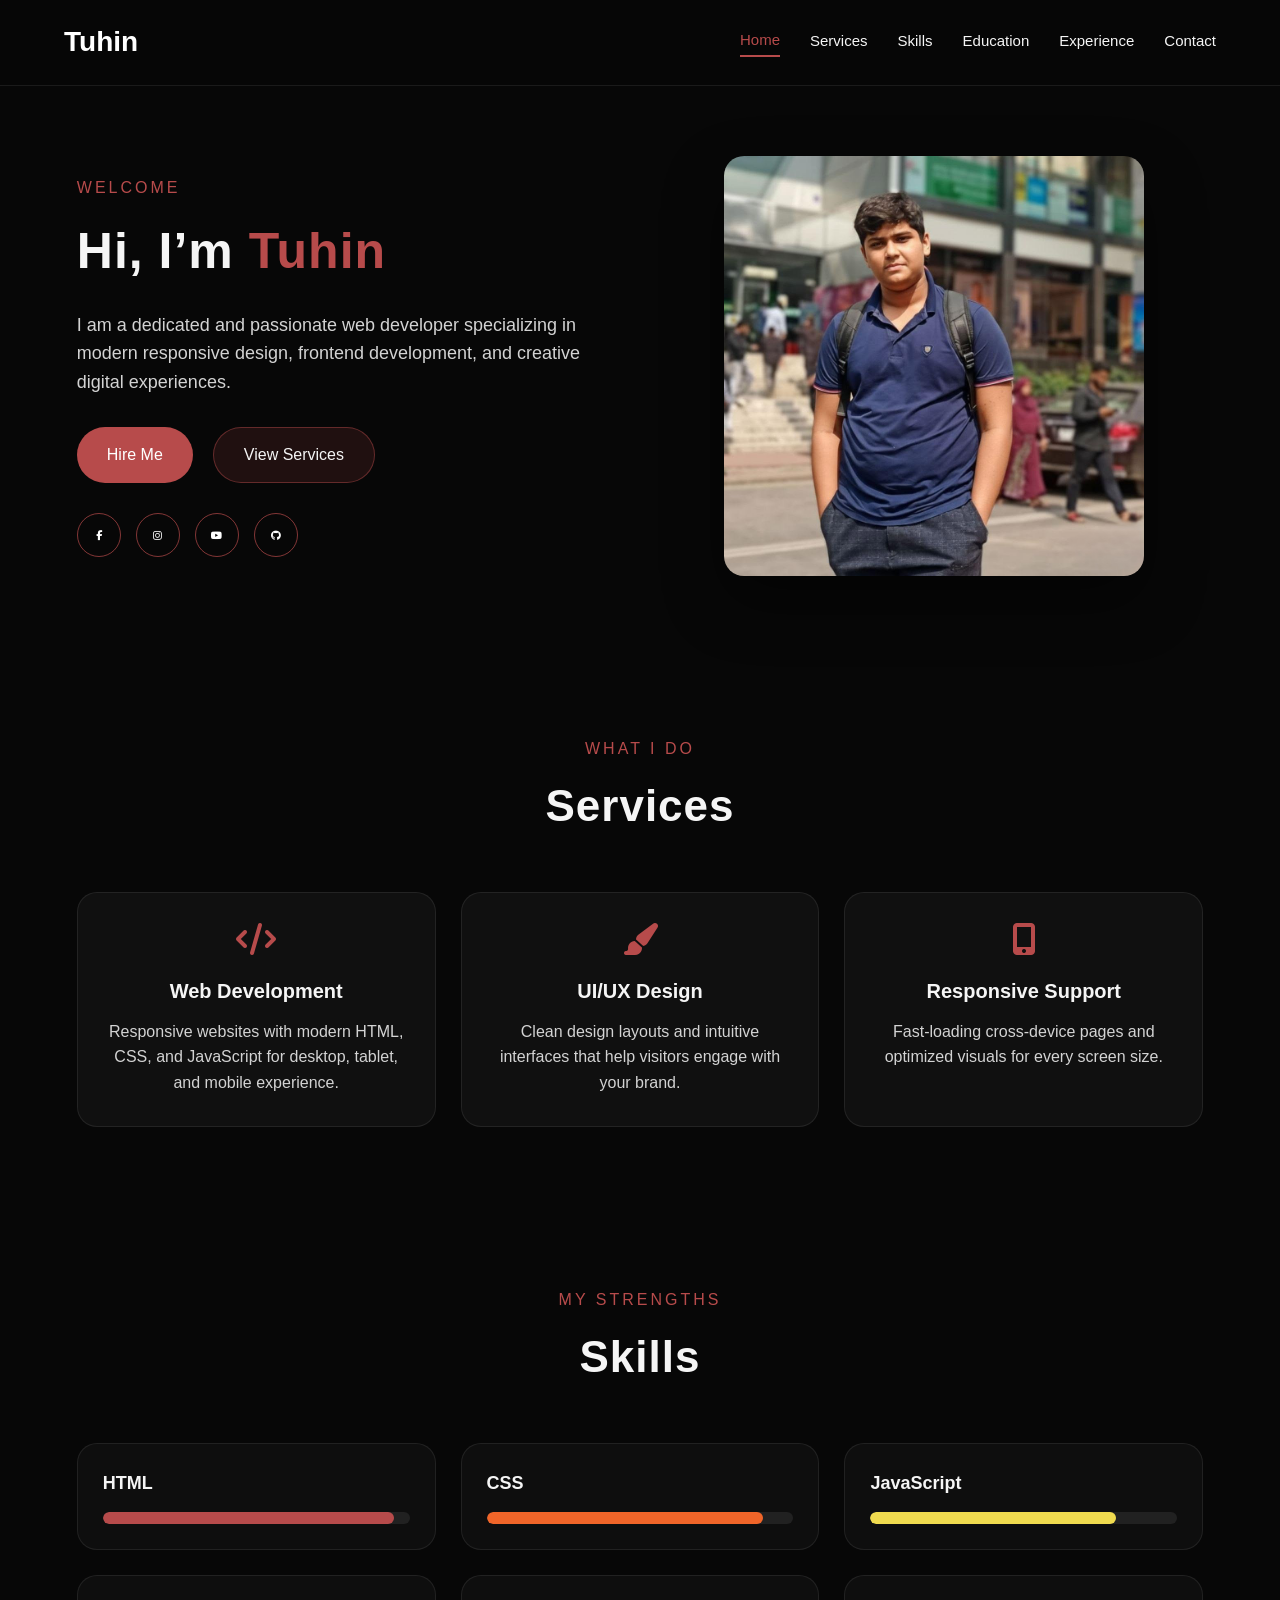
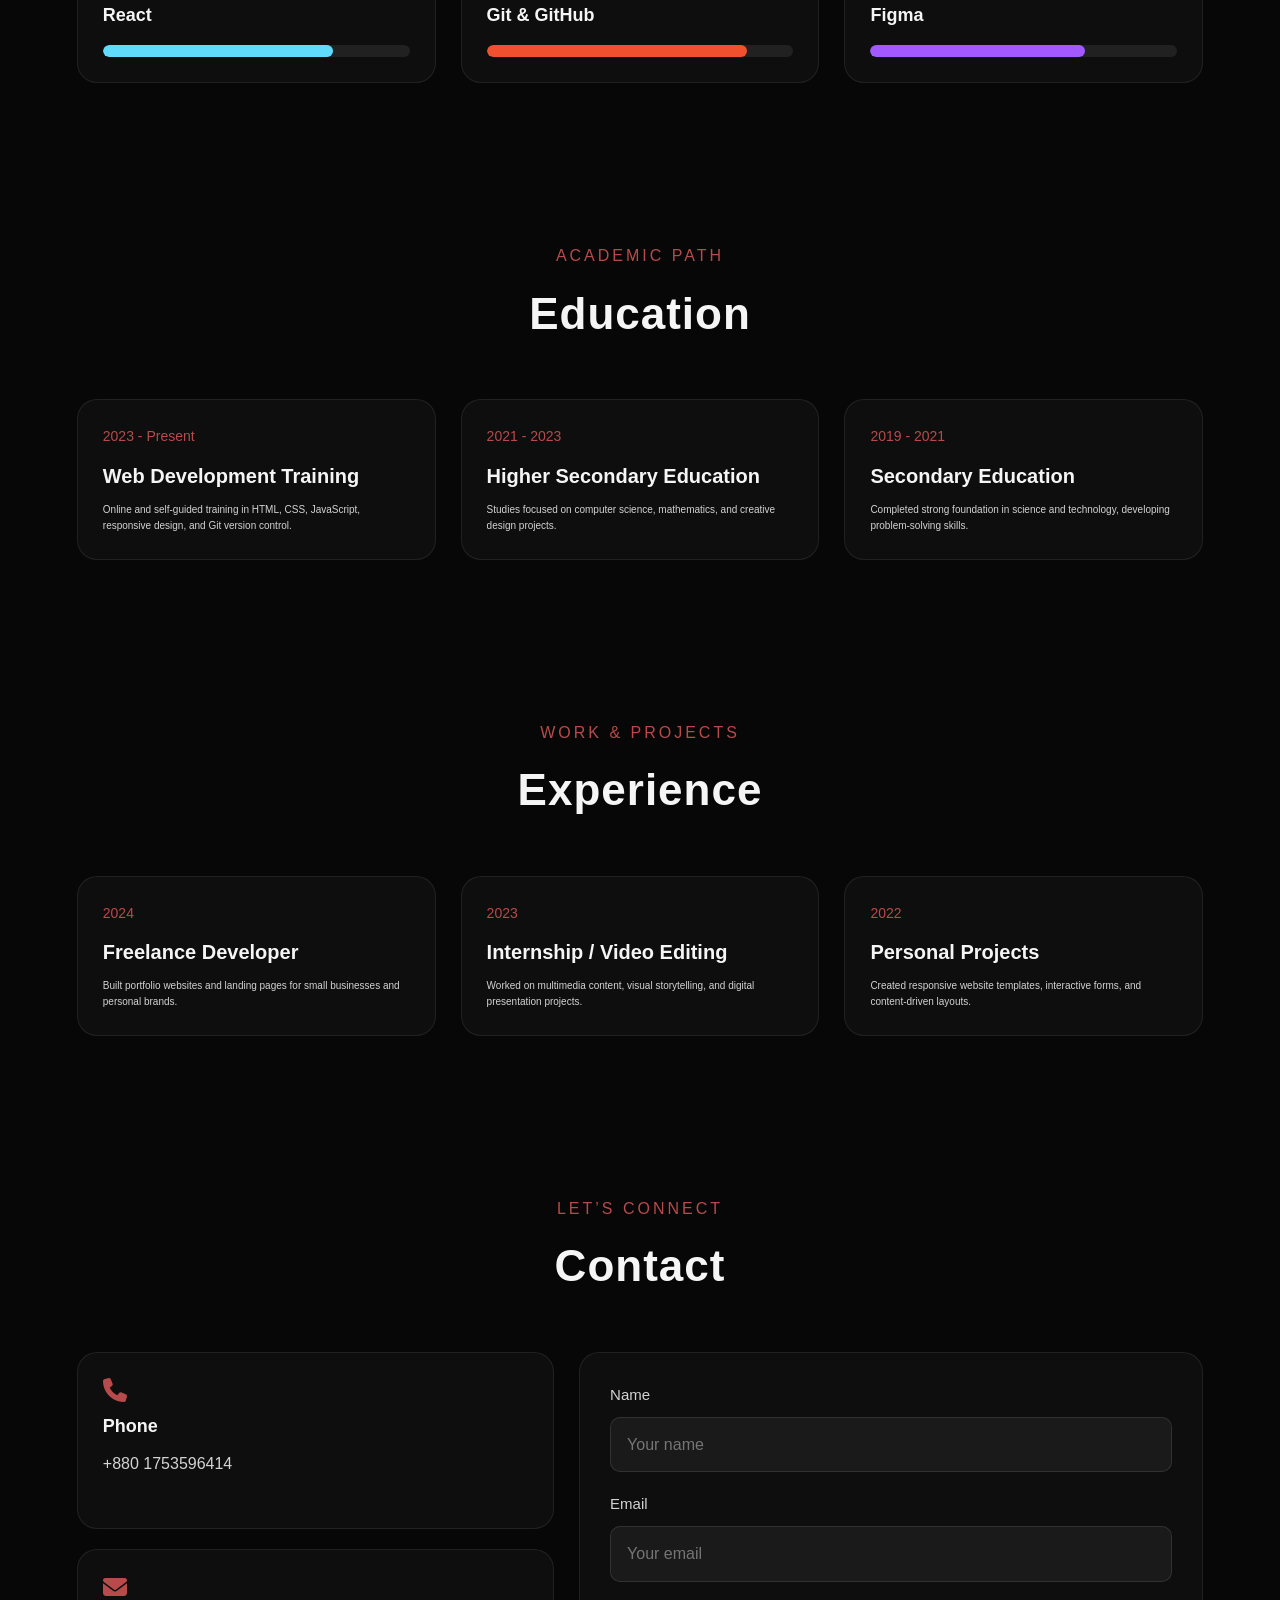
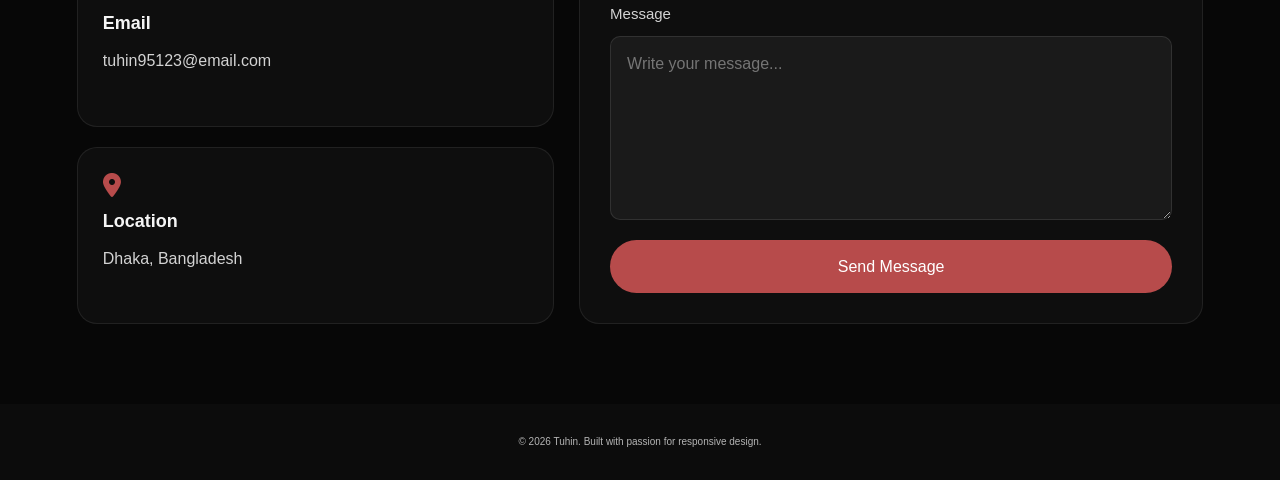
<file: index.html>
<!DOCTYPE html>
<html lang="en">

<head>
    <meta charset="UTF-8">
    <meta name="viewport" content="width=device-width, initial-scale=1.0">
    <title>Tuhin | Portfolio</title>
    <link rel="stylesheet" href="style.css">
    <link rel="stylesheet" href="https://cdnjs.cloudflare.com/ajax/libs/font-awesome/6.7.2/css/all.min.css">
</head>

<body>
    <header class="site-header">
        <a href="#home" class="logo">Tuhin</a>

        <input type="checkbox" id="menu-toggle" class="menu-toggle">
        <label for="menu-toggle" class="menu-icon">
            <i class="fa fa-bars"></i>
        </label>

        <nav class="main-nav">
            <a href="#home" class="active">Home</a>
            <a href="#services">Services</a>
            <a href="#skills">Skills</a>
            <a href="#education">Education</a>
            <a href="#experience">Experience</a>
            <a href="#contact">Contact</a>
        </nav>
    </header>

    <main>
        <section id="home" class="home section">
            <div class="home-content">
                <span class="section-subtitle">Welcome</span>
                <h1 class="section-title">Hi, I’m <span>Tuhin</span></h1>
                <p class="section-text">I am a dedicated and passionate web developer specializing in modern responsive
                    design, frontend development, and creative digital experiences.</p>
                <div class="home-buttons">
                    <a href="#contact" class="btn btn-primary">Hire Me</a>
                    <a href="#services" class="btn btn-secondary">View Services</a>
                </div>
                <div class="social-icons">
                    <a href="https://www.facebook.com/profile.php?id=61588009760124" target="_blank"><i
                            class="fa-brands fa-facebook-f"></i></a>
                    <a href="https://www.instagram.com/its_tuhin_i/" target="_blank"><i
                            class="fa-brands fa-instagram"></i></a>
                    <a href="https://www.youtube.com/@EmpireofForex" target="_blank"><i
                            class="fa-brands fa-youtube"></i></a>
                    <a href="https://github.com/tuhin95123-cmd" target="_blank"><i class="fa-brands fa-github"></i></a>
                </div>
            </div>
            <div class="home-image">
                <img src="img/my-image.jpg" alt="Tuhin profile picture">
            </div>
        </section>

        <section id="services" class="section services">
            <div class="section-heading">
                <span class="section-subtitle">What I do</span>
                <h2 class="section-title">Services</h2>
            </div>
            <div class="cards-grid">
                <article class="card">
                    <i class="fa-solid fa-code card-icon"></i>
                    <h3>Web Development</h3>
                    <p>Responsive websites with modern HTML, CSS, and JavaScript for desktop, tablet, and mobile
                        experience.</p>
                </article>
                <article class="card">
                    <i class="fa-solid fa-paint-brush card-icon"></i>
                    <h3>UI/UX Design</h3>
                    <p>Clean design layouts and intuitive interfaces that help visitors engage with your brand.</p>
                </article>
                <article class="card">
                    <i class="fa-solid fa-mobile-screen-button card-icon"></i>
                    <h3>Responsive Support</h3>
                    <p>Fast-loading cross-device pages and optimized visuals for every screen size.</p>
                </article>
            </div>
        </section>

        <section id="skills" class="section skills">
            <div class="section-heading">
                <span class="section-subtitle">My strengths</span>
                <h2 class="section-title">Skills</h2>
            </div>
            <div class="skills-grid">
                <div class="skill-card">
                    <h3>HTML</h3>
                    <div class="skill-bar"><span class="skill-fill html-fill"></span></div>
                </div>
                <div class="skill-card">
                    <h3>CSS</h3>
                    <div class="skill-bar"><span class="skill-fill css-fill"></span></div>
                </div>
                <div class="skill-card">
                    <h3>JavaScript</h3>
                    <div class="skill-bar"><span class="skill-fill js-fill"></span></div>
                </div>
                <div class="skill-card">
                    <h3>React</h3>
                    <div class="skill-bar"><span class="skill-fill react-fill"></span></div>
                </div>
                <div class="skill-card">
                    <h3>Git & GitHub</h3>
                    <div class="skill-bar"><span class="skill-fill git-fill"></span></div>
                </div>
                <div class="skill-card">
                    <h3>Figma</h3>
                    <div class="skill-bar"><span class="skill-fill figma-fill"></span></div>
                </div>
            </div>
        </section>

        <section id="education" class="section timeline">
            <div class="section-heading">
                <span class="section-subtitle">Academic path</span>
                <h2 class="section-title">Education</h2>
            </div>
            <div class="timeline-grid">
                <article class="timeline-item">
                    <span class="timeline-date">2023 - Present</span>
                    <h3>Web Development Training</h3>
                    <p>Online and self-guided training in HTML, CSS, JavaScript, responsive design, and Git version
                        control.</p>
                </article>
                <article class="timeline-item">
                    <span class="timeline-date">2021 - 2023</span>
                    <h3>Higher Secondary Education</h3>
                    <p>Studies focused on computer science, mathematics, and creative design projects.</p>
                </article>
                <article class="timeline-item">
                    <span class="timeline-date">2019 - 2021</span>
                    <h3>Secondary Education</h3>
                    <p>Completed strong foundation in science and technology, developing problem-solving skills.</p>
                </article>
            </div>
        </section>

        <section id="experience" class="section experience">
            <div class="section-heading">
                <span class="section-subtitle">Work & projects</span>
                <h2 class="section-title">Experience</h2>
            </div>
            <div class="timeline-grid">
                <article class="timeline-item">
                    <span class="timeline-date">2024</span>
                    <h3>Freelance Developer</h3>
                    <p>Built portfolio websites and landing pages for small businesses and personal brands.</p>
                </article>
                <article class="timeline-item">
                    <span class="timeline-date">2023</span>
                    <h3>Internship / Video Editing</h3>
                    <p>Worked on multimedia content, visual storytelling, and digital presentation projects.</p>
                </article>
                <article class="timeline-item">
                    <span class="timeline-date">2022</span>
                    <h3>Personal Projects</h3>
                    <p>Created responsive website templates, interactive forms, and content-driven layouts.</p>
                </article>
            </div>
        </section>

        <section id="contact" class="section contact">
            <div class="section-heading">
                <span class="section-subtitle">Let’s connect</span>
                <h2 class="section-title">Contact</h2>
            </div>
            <div class="contact-grid">
                <div class="contact-info">
                    <article class="info-card">
                        <i class="fa-solid fa-phone"></i>
                        <h3>Phone</h3>
                        <p>+880 1753596414</p>
                    </article>
                    <article class="info-card">
                        <i class="fa-solid fa-envelope"></i>
                        <h3>Email</h3>
                        <p>tuhin95123@email.com</p>
                    </article>
                    <article class="info-card">
                        <i class="fa-solid fa-location-dot"></i>
                        <h3>Location</h3>
                        <p>Dhaka, Bangladesh</p>
                    </article>
                </div>
                <form class="contact-form">
                    <div class="form-group">
                        <label for="name">Name</label>
                        <input type="text" id="name" name="name" placeholder="Your name">
                    </div>
                    <div class="form-group">
                        <label for="email">Email</label>
                        <input type="email" id="email" name="email" placeholder="Your email">
                    </div>
                    <div class="form-group">
                        <label for="message">Message</label>
                        <textarea id="message" name="message" rows="6" placeholder="Write your message..."></textarea>
                    </div>
                    <button type="submit" class="btn btn-primary">Send Message</button>
                </form>
            </div>
        </section>
    </main>

    <footer class="footer">
        <p>© 2026 Tuhin. Built with passion for responsive design.</p>
    </footer>
</body>

</html>
</file>
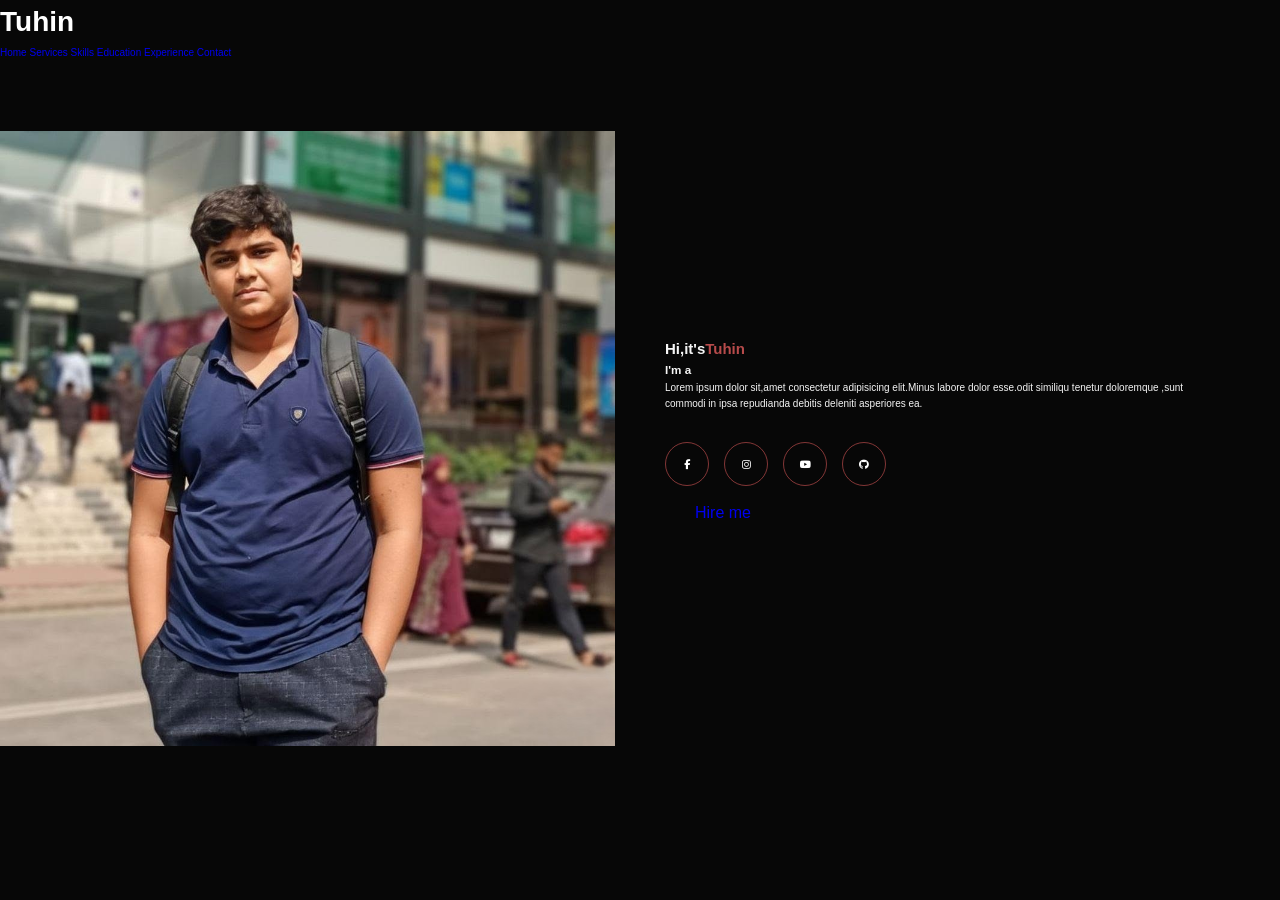
<file: Home.html>
<!DOCTYPE html>
<html lang="en">

<head>
    <meta charset="UTF-8">
    <meta name="viewport" content="width=device-width, initial-scale=1.0">
    <title>Portfolio Website</title>
    <link rel="stylesheet" href="style.css">

    <link rel="stylesheet" href="https://cdnjs.cloudflare.com/ajax/libs/font-awesome/6.7.2/css/all.min.css">
    
</head>

<body>

    <head>
        <a href="#" class="logo">Tuhin</a>

        <nav>
            <a href="#" class="active">Home</a>
            <a href="#">Services</a>
            <a href="#">Skills</a>
            <a href="#">Education</a>
            <a href="#">Experience</a>
            <a href="#">Contact</a>

        </nav>
    </head>
    <section class="home">
        <div class="home-img">
            <img src="img/My Image.jpg" alt="">
        </div>
        <div class="home-content">
            <h1>Hi,it's<span>Tuhin</span></h1>
            <h3 class="typing-text">I'm a <span></span></h3>
            <p>Lorem ipsum dolor sit,amet consectetur adipisicing elit.Minus labore dolor esse.odit similiqu tenetur
                doloremque ,sunt commodi in ipsa repudianda debitis deleniti asperiores ea.</p>
            <div class="social-icons">
             <a href="https://www.facebook.com/profile.php?id=61588009760124" target="_blank">
                <i class="fa-brands fa-facebook-f"></i>
             </a>

             <a href="https://www.instagram.com/its_tuhin_i/" target="_blank">
                <i class="fa-brands fa-instagram"></i>
             </a>

             <a href="https://www.youtube.com/@EmpireofForex" target="_blank">
                <i class="fa-brands fa-youtube"></i>
             </a>
             <a href="https://github.com/tuhin95123-cmd" target="_blank">
             <i class="fa-brands fa-github"></i>
             </a>

            </div>
            <a href="#" class="btn">Hire me</a>
        </div>
    </section>
</body>

</html>
</file>
<file: style.css>
* {
    margin: 0;
    padding: 0;
    box-sizing: border-box;
    text-decoration: none;
    border: none;
    outline: none;
    font-family: 'Poppins', sans-serif;
}

html {
    font-size: 62.5%;
    scroll-behavior: smooth;
}

body {
    width: 100%;
    min-height: 100vh;
    background-color: #070707;
    color: #f5f5f5;
    line-height: 1.6;
}

img {
    max-width: 100%;
    display: block;
}

button,
input,
textarea {
    font: inherit;
}

.section {
    padding: 8rem 6%;
}

.section-heading {
    text-align: center;
    margin-bottom: 5rem;
}

.section-subtitle {
    display: block;
    color: #b74b4b;
    font-size: 1.6rem;
    letter-spacing: 0.3rem;
    text-transform: uppercase;
    margin-bottom: 1rem;
}

.section-title {
    font-size: 4.4rem;
    letter-spacing: 0.1rem;
}

.site-header {
    position: sticky;
    top: 0;
    z-index: 999;
    width: 100%;
    padding: 2rem 5%;
    display: flex;
    align-items: center;
    justify-content: space-between;
    background: rgba(7, 7, 7, 0.95);
    border-bottom: 1px solid rgba(255, 255, 255, 0.08);
}

.logo {
    font-size: 2.8rem;
    font-weight: 700;
    color: #ffffff;
}

.main-nav {
    display: flex;
    gap: 3rem;
    align-items: center;
}

.main-nav a {
    color: #f5f5f5;
    font-size: 1.5rem;
    transition: color 0.3s ease, border-bottom 0.3s ease;
    padding-bottom: 0.3rem;
}

.main-nav a:hover,
.main-nav a.active {
    color: #b74b4b;
    border-bottom: 2px solid #b74b4b;
}

.menu-toggle {
    display: none;
}

.menu-icon {
    display: none;
    font-size: 2.4rem;
    color: #ffffff;
    cursor: pointer;
}

.home {
    display: grid;
    grid-template-columns: repeat(2, minmax(0, 1fr));
    gap: 5rem;
    align-items: center;
    padding-top: 7rem;
}

.home-content {
    max-width: 55rem;
}

.home-content .section-title {
    font-size: 5rem;
}

.home-content span {
    color: #b74b4b;
}

.section-text {
    font-size: 1.8rem;
    color: #d3d3d3;
    margin: 2rem 0 3rem;
}

.home-buttons {
    display: flex;
    gap: 2rem;
    flex-wrap: wrap;
}

.btn {
    display: inline-flex;
    align-items: center;
    justify-content: center;
    padding: 1.4rem 3rem;
    border-radius: 4rem;
    font-size: 1.6rem;
    cursor: pointer;
    transition: transform 0.3s ease, background 0.3s ease, color 0.3s ease;
}

.btn-primary {
    background: #b74b4b;
    color: #ffffff;
}

.btn-secondary {
    background: rgba(183, 75, 75, 0.15);
    color: #f5f5f5;
    border: 1px solid rgba(183, 75, 75, 0.45);
}

.btn:hover {
    transform: translateY(-3px);
}

.social-icons {
    display: flex;
    gap: 1.5rem;
    margin-top: 3rem;
}

.social-icons a {
    width: 4.4rem;
    height: 4.4rem;
    display: flex;
    align-items: center;
    justify-content: center;
    border-radius: 50%;
    border: 1px solid rgba(183, 75, 75, 0.7);
    color: #ffffff;
    transition: background 0.3s ease, transform 0.3s ease;
}

.social-icons a:hover {
    background: #b74b4b;
    transform: translateY(-3px);
}

.home-image {
    display: flex;
    justify-content: center;
}

.home-image img {
    width: 100%;
    max-width: 42rem;
    border-radius: 2rem;
    box-shadow: 0 25px 60px rgba(0, 0, 0, 0.45);
}

.cards-grid,
.skills-grid,
.timeline-grid,
.contact-grid {
    display: grid;
    gap: 2.5rem;
}

.cards-grid {
    grid-template-columns: repeat(3, minmax(0, 1fr));
}

.card {
    background: rgba(255, 255, 255, 0.04);
    border: 1px solid rgba(255, 255, 255, 0.08);
    padding: 3rem;
    border-radius: 2rem;
    text-align: center;
    transition: transform 0.3s ease, background 0.3s ease;
}

.card:hover {
    transform: translateY(-8px);
    background: rgba(183, 75, 75, 0.12);
}

.card-icon {
    font-size: 3.2rem;
    color: #b74b4b;
    margin-bottom: 2rem;
}

.card h3 {
    font-size: 2rem;
    margin-bottom: 1.2rem;
}

.card p {
    font-size: 1.6rem;
    color: #d3d3d3;
}

.skills-grid {
    grid-template-columns: repeat(3, minmax(0, 1fr));
}

.skill-card {
    background: rgba(255, 255, 255, 0.03);
    border: 1px solid rgba(255, 255, 255, 0.08);
    border-radius: 2rem;
    padding: 2.5rem;
}

.skill-card h3 {
    font-size: 1.8rem;
    margin-bottom: 1.5rem;
}

.skill-bar {
    width: 100%;
    height: 1.2rem;
    border-radius: 5rem;
    background: rgba(255, 255, 255, 0.08);
    overflow: hidden;
}

.skill-fill {
    display: block;
    height: 100%;
    border-radius: 5rem;
}

.html-fill {
    width: 95%;
    background: #b74b4b;
}

.css-fill {
    width: 90%;
    background: #f06529;
}

.js-fill {
    width: 80%;
    background: #f0db4f;
}

.react-fill {
    width: 75%;
    background: #61dbfb;
}

.git-fill {
    width: 85%;
    background: #f1502f;
}

.figma-fill {
    width: 70%;
    background: #a259ff;
}

.timeline-grid {
    grid-template-columns: repeat(3, minmax(0, 1fr));
}

.timeline-item {
    background: rgba(255, 255, 255, 0.03);
    border: 1px solid rgba(255, 255, 255, 0.08);
    padding: 2.5rem;
    border-radius: 2rem;
}

.timeline-date {
    display: inline-block;
    color: #b74b4b;
    font-size: 1.4rem;
    margin-bottom: 1.2rem;
}

.timeline-item h3 {
    font-size: 2rem;
    margin-bottom: 1rem;
}

.timeline-item p {
    color: #d3d3d3;
}

.contact-grid {
    grid-template-columns: 1.3fr 1.7fr;
}

.contact-info {
    display: grid;
    gap: 2rem;
}

.info-card {
    display: flex;
    flex-direction: column;
    align-items: flex-start;
    gap: 1rem;
    padding: 2.5rem;
    background: rgba(255, 255, 255, 0.03);
    border: 1px solid rgba(255, 255, 255, 0.08);
    border-radius: 2rem;
}

.info-card i {
    font-size: 2.4rem;
    color: #b74b4b;
}

.info-card h3 {
    font-size: 1.8rem;
}

.info-card p {
    color: #d3d3d3;
    font-size: 1.6rem;
}

.contact-form {
    display: grid;
    gap: 2rem;
    background: rgba(255, 255, 255, 0.03);
    border: 1px solid rgba(255, 255, 255, 0.08);
    padding: 3rem;
    border-radius: 2rem;
}

.form-group {
    display: grid;
    gap: 1rem;
}

.form-group label {
    font-size: 1.5rem;
    color: #d3d3d3;
}

.form-group input,
.form-group textarea {
    width: 100%;
    background: rgba(255, 255, 255, 0.05);
    color: #f5f5f5;
    border: 1px solid rgba(255, 255, 255, 0.1);
    border-radius: 1rem;
    padding: 1.4rem 1.6rem;
    font-size: 1.6rem;
    resize: vertical;
}

.form-group input:focus,
.form-group textarea:focus {
    border-color: #b74b4b;
}

.footer {
    padding: 3rem 6%;
    text-align: center;
    color: #b4b4b4;
    background: rgba(255, 255, 255, 0.02);
}

@media (max-width: 1150px) {

    .cards-grid,
    .skills-grid,
    .timeline-grid,
    .contact-grid {
        grid-template-columns: repeat(2, minmax(0, 1fr));
    }
}

@media (max-width: 860px) {
    .site-header {
        padding: 2rem 4%;
    }

    .menu-icon {
        display: block;
    }

    .main-nav {
        position: absolute;
        top: 100%;
        right: 0;
        width: 100%;
        max-height: 0;
        overflow: hidden;
        flex-direction: column;
        background: rgba(7, 7, 7, 0.98);
        border-top: 1px solid rgba(255, 255, 255, 0.08);
        transition: max-height 0.3s ease;
    }

    .menu-toggle:checked+.menu-icon+.main-nav {
        max-height: 30rem;
        padding: 2rem 5%;
    }

    .main-nav a {
        width: 100%;
        display: block;
        padding: 1.2rem 0;
        border-bottom: 1px solid rgba(255, 255, 255, 0.08);
    }

    .home {
        grid-template-columns: 1fr;
        gap: 4rem;
    }

    .home-content .section-title {
        font-size: 4.2rem;
    }

    .section-title {
        font-size: 4rem;
    }
}

@media (max-width: 700px) {
    html {
        font-size: 56.25%;
    }

    .section {
        padding: 6rem 5%;
    }

    .section-heading {
        margin-bottom: 4rem;
    }

    .cards-grid,
    .skills-grid,
    .timeline-grid,
    .contact-grid {
        grid-template-columns: 1fr;
    }

    .home-content span,
    .section-subtitle,
    .section-title,
    .section-text,
    .card h3,
    .timeline-item h3,
    .info-card h3,
    .form-group label {
        text-align: left;
    }

    .home-buttons {
        flex-direction: column;
        align-items: stretch;
    }

    .contact-form {
        padding: 2rem;
    }
}

@media (max-width: 520px) {
    .site-header {
        padding: 2rem 3%;
    }

    .logo {
        font-size: 2.4rem;
    }

    .menu-icon {
        font-size: 2rem;
    }

    .btn {
        width: 100%;
    }
}
</file>
